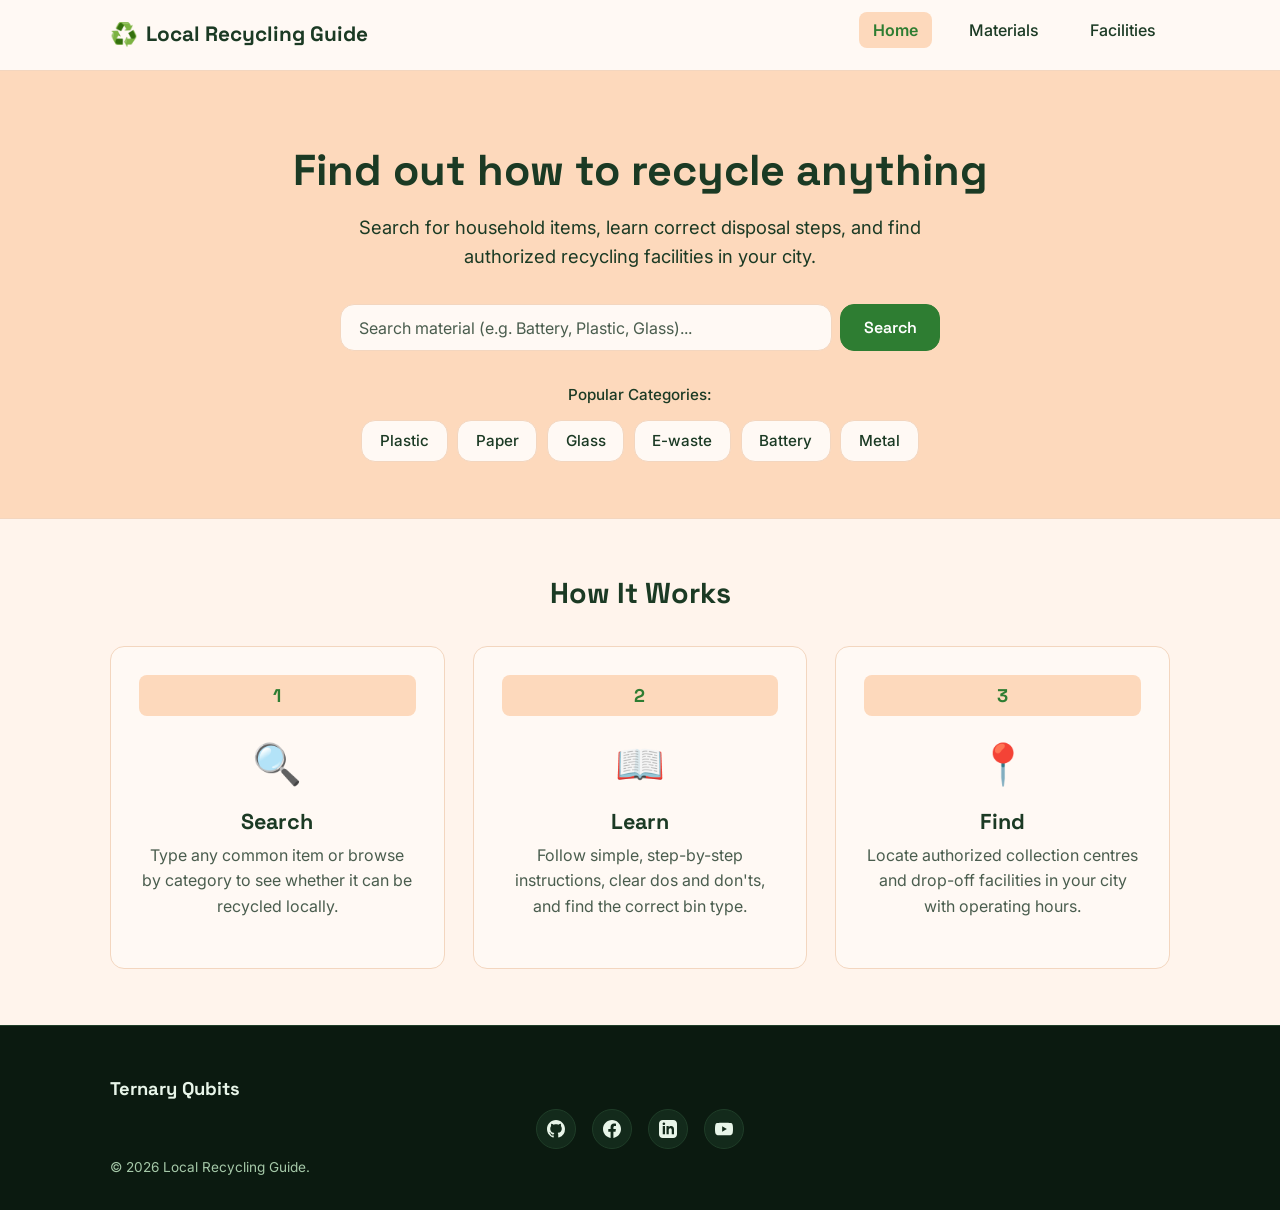
<file: index.html>
<!DOCTYPE html>
<!--
  index.html - Homepage for Local Recycling Guide
  This page introduces the project, provides a prominent search bar with
  dynamic autocomplete, quick-access category shortcuts, and an overview
  of how the recycling guide works.
-->
<html lang="en">
<head>
  <meta charset="UTF-8">
  <meta name="viewport" content="width=device-width, initial-scale=1.0">
  <title>Local Recycling Guide - Home</title>
  <!-- Google Fonts: Space Grotesk & Inter -->
  <link rel="preconnect" href="https://fonts.googleapis.com">
  <link rel="preconnect" href="https://fonts.gstatic.com" crossorigin>
  <link href="https://fonts.googleapis.com/css2?family=Inter:wght@400;500;600&family=Space+Grotesk:wght@500;600;700&display=swap" rel="stylesheet">
  <!-- Favicon -->
  <link rel="icon" type="image/svg+xml" href="favicon.svg">
  <!-- Main Stylesheet -->
  <link rel="stylesheet" href="css/style.css">
</head>
<body>

  <!-- =========================================================================
       Navigation Bar
       ========================================================================= -->
  <header class="navbar">
    <div class="container navbar-container">
      <a href="index.html" class="brand-link">
        <span class="brand-icon">♻️</span>
        <span>Local Recycling Guide</span>
      </a>

      <!-- Mobile Hamburger Button -->
      <button class="hamburger-btn" aria-label="Toggle navigation menu">
        <span></span>
        <span></span>
        <span></span>
      </button>

      <!-- Navigation Links -->
      <nav>
        <ul class="nav-menu">
          <li><a href="index.html" class="nav-link active">Home</a></li>
          <li><a href="materials.html" class="nav-link">Materials</a></li>
          <li><a href="facilities.html" class="nav-link">Facilities</a></li>
        </ul>
      </nav>
    </div>
  </header>

  <!-- =========================================================================
       Main Content Area
       ========================================================================= -->
  <main>

    <!-- Hero Section -->
    <section class="hero reveal">
      <div class="container">
        <h1>Find out how to recycle anything</h1>
        <p>
          Search for household items, learn correct disposal steps, and find 
          authorized recycling facilities in your city.
        </p>

        <!-- Search Form with Dropdown Autocomplete -->
        <div class="search-wrapper">
          <form class="search-form" action="materials.html" method="GET">
            <input 
              type="text" 
              name="q" 
              class="search-input" 
              placeholder="Search material (e.g. Battery, Plastic, Glass)..." 
              autocomplete="off"
              required
            >
            <button type="submit" class="btn">Search</button>
          </form>
          <!-- Suggestions Dropdown populated by main.js -->
          <ul class="search-suggestions"></ul>
        </div>

        <!-- Quick Category Shortcuts -->
        <div class="quick-categories">
          <span class="quick-categories-label">Popular Categories:</span>
          <div class="category-tags">
            <a href="materials.html?q=Plastic" class="category-tag">Plastic</a>
            <a href="materials.html?q=Paper" class="category-tag">Paper</a>
            <a href="materials.html?q=Glass" class="category-tag">Glass</a>
            <a href="materials.html?q=E-waste" class="category-tag">E-waste</a>
            <a href="materials.html?q=Battery" class="category-tag">Battery</a>
            <a href="materials.html?q=Metal" class="category-tag">Metal</a>
          </div>
        </div>

      </div>
    </section>

    <!-- How It Works Section -->
    <section class="section">
      <div class="container">
        <h2 class="section-title reveal">How It Works</h2>
        <div class="card-grid-three">

          <!-- Card 1: Search -->
          <div class="card reveal text-center">
            <div class="step-number">1</div>
            <div class="card-icon">🔍</div>
            <h3 class="card-title">Search</h3>
            <p class="card-text">
              Type any common item or browse by category to see whether it can be recycled locally.
            </p>
          </div>

          <!-- Card 2: Learn -->
          <div class="card reveal text-center">
            <div class="step-number">2</div>
            <div class="card-icon">📖</div>
            <h3 class="card-title">Learn</h3>
            <p class="card-text">
              Follow simple, step-by-step instructions, clear dos and don'ts, and find the correct bin type.
            </p>
          </div>

          <!-- Card 3: Find -->
          <div class="card reveal text-center">
            <div class="step-number">3</div>
            <div class="card-icon">📍</div>
            <h3 class="card-title">Find</h3>
            <p class="card-text">
              Locate authorized collection centres and drop-off facilities in your city with operating hours.
            </p>
          </div>

        </div>
      </div>
    </section>

  </main>

  <!-- =========================================================================
       Footer
       ========================================================================= -->
  <footer class="footer">
    <div class="container">
      <p class="footer-team">Ternary Qubits</p>

      <!-- Social Media Icons (Order: GitHub, Facebook, LinkedIn, YouTube) -->
      <ul class="social-links">
        <!-- GitHub -->
        <li>
          <a href="#" class="social-icon-link" target="_blank" rel="noopener" aria-label="GitHub">
            <svg viewBox="0 0 24 24">
              <path d="M12 0C5.37 0 0 5.37 0 12c0 5.31 3.435 9.795 8.205 11.385.6.105.825-.255.825-.57 0-.285-.015-1.23-.015-2.235-3.015.555-3.795-.735-4.035-1.41-.135-.345-.72-1.41-1.23-1.695-.42-.225-1.02-.78-.015-.795.945-.015 1.62.87 1.845 1.23 1.08 1.815 2.805 1.305 3.495.99.105-.78.42-1.305.765-1.605-2.67-.3-5.46-1.335-5.46-5.925 0-1.305.465-2.385 1.23-3.225-.12-.3-.54-1.53.12-3.18 0 0 1.005-.315 3.3 1.23.96-.27 1.98-.405 3-.405s2.04.135 3 .405c2.295-1.56 3.3-1.23 3.3-1.23.66 1.65.24 2.88.12 3.18.765.84 1.23 1.905 1.23 3.225 0 4.605-2.805 5.625-5.475 5.925.435.375.81 1.095.81 2.22 0 1.605-.015 2.895-.015 3.3 0 .315.225.69.825.57A12.02 12.02 0 0024 12c0-6.63-5.37-12-12-12z"/>
            </svg>
          </a>
        </li>
        <!-- Facebook -->
        <li>
          <a href="#" class="social-icon-link" target="_blank" rel="noopener" aria-label="Facebook">
            <svg viewBox="0 0 24 24">
              <path d="M24 12.073c0-6.627-5.373-12-12-12s-12 5.373-12 12c0 5.99 4.388 10.954 10.125 11.854v-8.385H7.078v-3.47h3.047V9.43c0-3.007 1.792-4.669 4.533-4.669 1.312 0 2.686.235 2.686.235v2.953H15.83c-1.491 0-1.956.925-1.956 1.874v2.25h3.328l-.532 3.47h-2.796v8.385C19.612 23.027 24 18.062 24 12.073z"/>
            </svg>
          </a>
        </li>
        <!-- LinkedIn -->
        <li>
          <a href="#" class="social-icon-link" target="_blank" rel="noopener" aria-label="LinkedIn">
            <svg viewBox="0 0 24 24">
              <path d="M19 0h-14c-2.761 0-5 2.239-5 5v14c0 2.761 2.239 5 5 5h14c2.762 0 5-2.239 5-5v-14c0-2.761-2.238-5-5-5zm-11 19h-3v-11h3v11zm-1.5-12.268c-.966 0-1.75-.79-1.75-1.764s.784-1.764 1.75-1.764 1.75.79 1.75 1.764-.783 1.764-1.75 1.764zm13.5 12.268h-3v-5.604c0-3.368-4-3.113-4 0v5.604h-3v-11h3v1.765c1.396-2.586 7-2.777 7 2.476v6.759z"/>
            </svg>
          </a>
        </li>
        <!-- YouTube -->
        <li>
          <a href="#" class="social-icon-link" target="_blank" rel="noopener" aria-label="YouTube">
            <svg viewBox="0 0 24 24">
              <path d="M23.498 6.186a3.016 3.016 0 0 0-2.122-2.136C19.505 3.545 12 3.545 12 3.545s-7.505 0-9.377.505A3.017 3.017 0 0 0 .502 6.186C0 8.07 0 12 0 12s0 3.93.502 5.814a3.016 3.016 0 0 0 2.122 2.136c1.871.505 9.376.505 9.376.505s7.505 0 9.377-.505a3.015 3.015 0 0 0 2.122-2.136C24 15.93 24 12 24 12s0-3.93-.502-5.814zM9.545 15.568V8.432L15.818 12l-6.273 3.568z"/>
            </svg>
          </a>
        </li>
      </ul>

      <p class="footer-copy">© 2026 Local Recycling Guide.</p>
    </div>
  </footer>

  <!-- Scripts -->
  <script src="js/main.js"></script>
</body>
</html>
</file>
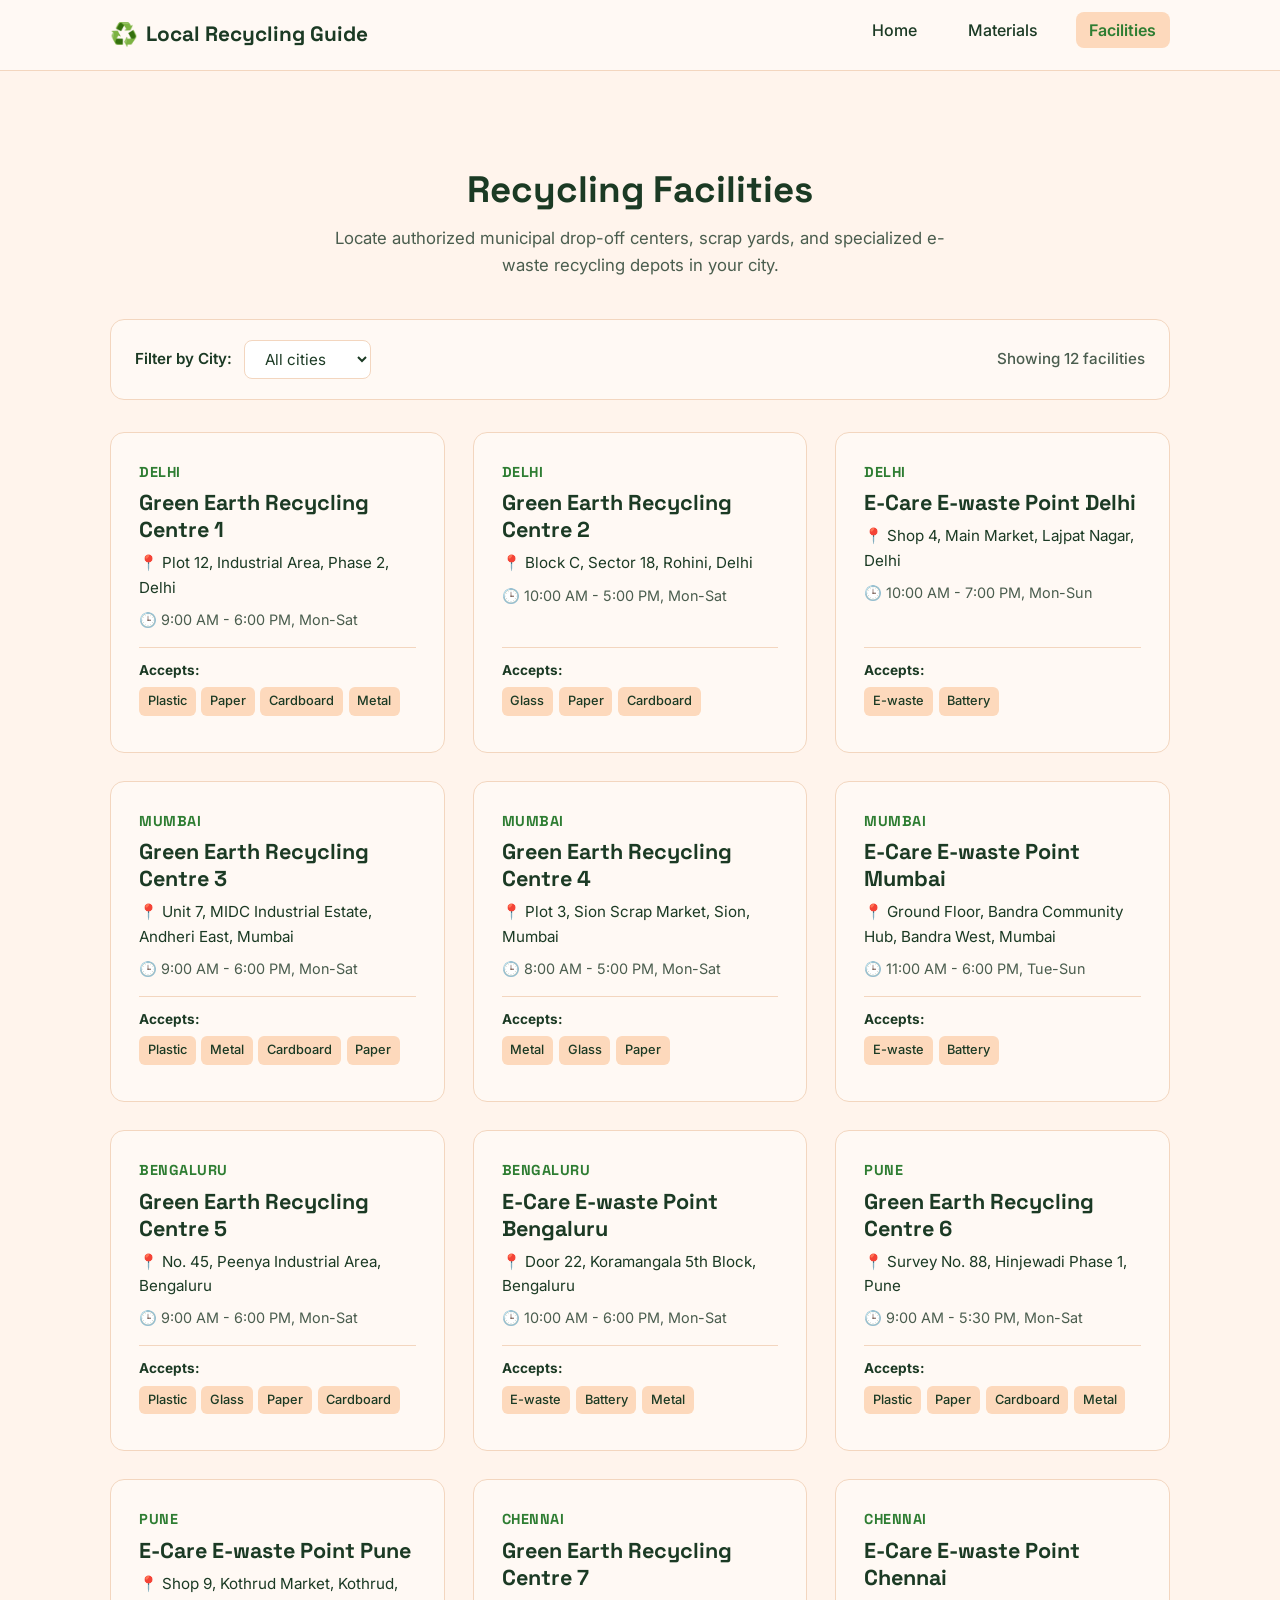
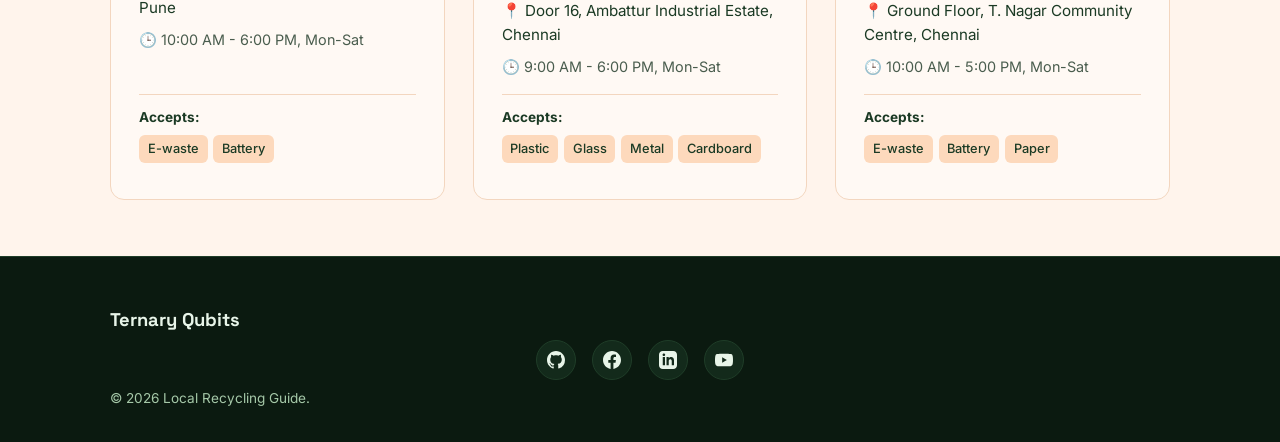
<file: facilities.html>
<!DOCTYPE html>
<!--
  facilities.html - Recycling Facilities Directory Page
  Lists authorized recycling centers across multiple cities with instant
  city-based dropdown filtering and dynamic facility counts.
-->
<html lang="en">
<head>
  <meta charset="UTF-8">
  <meta name="viewport" content="width=device-width, initial-scale=1.0">
  <title>Local Recycling Guide - Facilities</title>
  <!-- Google Fonts: Space Grotesk & Inter -->
  <link rel="preconnect" href="https://fonts.googleapis.com">
  <link rel="preconnect" href="https://fonts.gstatic.com" crossorigin>
  <link href="https://fonts.googleapis.com/css2?family=Inter:wght@400;500;600&family=Space+Grotesk:wght@500;600;700&display=swap" rel="stylesheet">
  <!-- Favicon -->
  <link rel="icon" type="image/svg+xml" href="favicon.svg">
  <!-- Main Stylesheet -->
  <link rel="stylesheet" href="css/style.css">
</head>
<body>

  <!-- =========================================================================
       Navigation Bar
       ========================================================================= -->
  <header class="navbar">
    <div class="container navbar-container">
      <a href="index.html" class="brand-link">
        <span class="brand-icon">♻️</span>
        <span>Local Recycling Guide</span>
      </a>

      <!-- Mobile Hamburger Button -->
      <button class="hamburger-btn" aria-label="Toggle navigation menu">
        <span></span>
        <span></span>
        <span></span>
      </button>

      <!-- Navigation Links -->
      <nav>
        <ul class="nav-menu">
          <li><a href="index.html" class="nav-link">Home</a></li>
          <li><a href="materials.html" class="nav-link">Materials</a></li>
          <li><a href="facilities.html" class="nav-link active">Facilities</a></li>
        </ul>
      </nav>
    </div>
  </header>

  <!-- =========================================================================
       Main Content Area
       ========================================================================= -->
  <main>
    <section class="section">
      <div class="container">

        <!-- Page Header -->
        <div class="page-header reveal">
          <h1>Recycling Facilities</h1>
          <p>
            Locate authorized municipal drop-off centers, scrap yards, and specialized
            e-waste recycling depots in your city.
          </p>
        </div>

        <!-- Filter Bar with City Select & Result Counter -->
        <div class="filter-bar reveal">
          <div class="filter-group">
            <label for="city-filter" class="filter-label">Filter by City:</label>
            <select id="city-filter" class="filter-select">
              <option value="All">All cities</option>
              <!-- Options populated dynamically by facilities.js -->
            </select>
          </div>
          <div id="facility-count" class="result-count">
            Loading facilities...
          </div>
        </div>

        <!-- Dynamic Facilities Grid (populated by js/facilities.js) -->
        <div id="facilities-container"></div>

      </div>
    </section>
  </main>

  <!-- =========================================================================
       Footer
       ========================================================================= -->
  <footer class="footer">
    <div class="container">
      <p class="footer-team">Ternary Qubits</p>

      <!-- Social Media Icons (Order: GitHub, Facebook, LinkedIn, YouTube) -->
      <ul class="social-links">
        <!-- GitHub -->
        <li>
          <a href="#" class="social-icon-link" target="_blank" rel="noopener" aria-label="GitHub">
            <svg viewBox="0 0 24 24">
              <path d="M12 0C5.37 0 0 5.37 0 12c0 5.31 3.435 9.795 8.205 11.385.6.105.825-.255.825-.57 0-.285-.015-1.23-.015-2.235-3.015.555-3.795-.735-4.035-1.41-.135-.345-.72-1.41-1.23-1.695-.42-.225-1.02-.78-.015-.795.945-.015 1.62.87 1.845 1.23 1.08 1.815 2.805 1.305 3.495.99.105-.78.42-1.305.765-1.605-2.67-.3-5.46-1.335-5.46-5.925 0-1.305.465-2.385 1.23-3.225-.12-.3-.54-1.53.12-3.18 0 0 1.005-.315 3.3 1.23.96-.27 1.98-.405 3-.405s2.04.135 3 .405c2.295-1.56 3.3-1.23 3.3-1.23.66 1.65.24 2.88.12 3.18.765.84 1.23 1.905 1.23 3.225 0 4.605-2.805 5.625-5.475 5.925.435.375.81 1.095.81 2.22 0 1.605-.015 2.895-.015 3.3 0 .315.225.69.825.57A12.02 12.02 0 0024 12c0-6.63-5.37-12-12-12z"/>
            </svg>
          </a>
        </li>
        <!-- Facebook -->
        <li>
          <a href="#" class="social-icon-link" target="_blank" rel="noopener" aria-label="Facebook">
            <svg viewBox="0 0 24 24">
              <path d="M24 12.073c0-6.627-5.373-12-12-12s-12 5.373-12 12c0 5.99 4.388 10.954 10.125 11.854v-8.385H7.078v-3.47h3.047V9.43c0-3.007 1.792-4.669 4.533-4.669 1.312 0 2.686.235 2.686.235v2.953H15.83c-1.491 0-1.956.925-1.956 1.874v2.25h3.328l-.532 3.47h-2.796v8.385C19.612 23.027 24 18.062 24 12.073z"/>
            </svg>
          </a>
        </li>
        <!-- LinkedIn -->
        <li>
          <a href="#" class="social-icon-link" target="_blank" rel="noopener" aria-label="LinkedIn">
            <svg viewBox="0 0 24 24">
              <path d="M19 0h-14c-2.761 0-5 2.239-5 5v14c0 2.761 2.239 5 5 5h14c2.762 0 5-2.239 5-5v-14c0-2.761-2.238-5-5-5zm-11 19h-3v-11h3v11zm-1.5-12.268c-.966 0-1.75-.79-1.75-1.764s.784-1.764 1.75-1.764 1.75.79 1.75 1.764-.783 1.764-1.75 1.764zm13.5 12.268h-3v-5.604c0-3.368-4-3.113-4 0v5.604h-3v-11h3v1.765c1.396-2.586 7-2.777 7 2.476v6.759z"/>
            </svg>
          </a>
        </li>
        <!-- YouTube -->
        <li>
          <a href="#" class="social-icon-link" target="_blank" rel="noopener" aria-label="YouTube">
            <svg viewBox="0 0 24 24">
              <path d="M23.498 6.186a3.016 3.016 0 0 0-2.122-2.136C19.505 3.545 12 3.545 12 3.545s-7.505 0-9.377.505A3.017 3.017 0 0 0 .502 6.186C0 8.07 0 12 0 12s0 3.93.502 5.814a3.016 3.016 0 0 0 2.122 2.136c1.871.505 9.376.505 9.376.505s7.505 0 9.377-.505a3.015 3.015 0 0 0 2.122-2.136C24 15.93 24 12 24 12s0-3.93-.502-5.814zM9.545 15.568V8.432L15.818 12l-6.273 3.568z"/>
            </svg>
          </a>
        </li>
      </ul>

      <p class="footer-copy">© 2026 Local Recycling Guide.</p>
    </div>
  </footer>

  <!-- Scripts -->
  <script src="js/main.js"></script>
  <script src="js/facilities.js"></script>
</body>
</html>
</file>
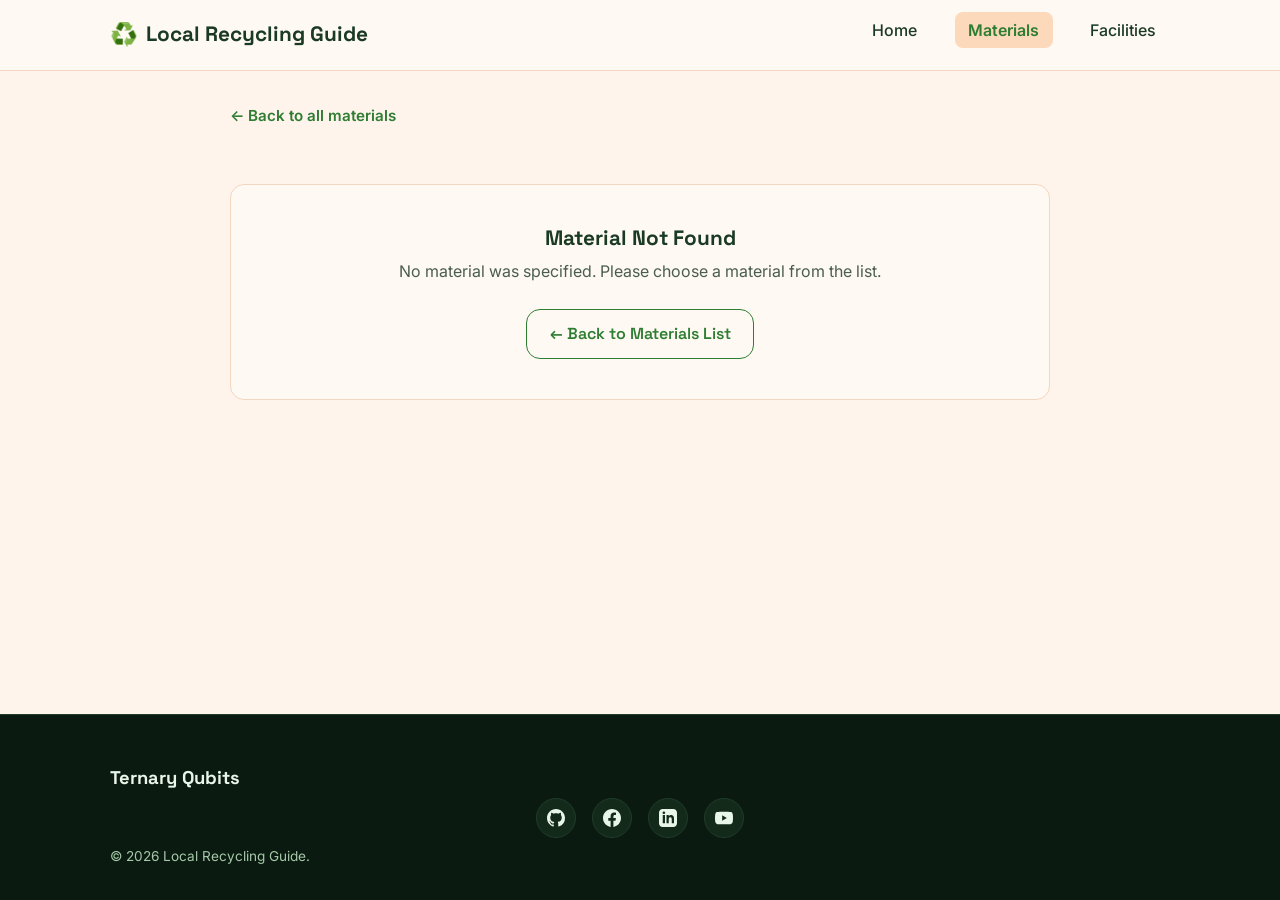
<file: material.html>
<!DOCTYPE html>
<!--
  material.html - Detailed Material Disposal Guide
  Displays comprehensive recycling information for a selected material item:
  icon, bin categorization, numbered disposal steps, Dos and Don'ts, and
  referral links to recycling facilities.
-->
<html lang="en">
<head>
  <meta charset="UTF-8">
  <meta name="viewport" content="width=device-width, initial-scale=1.0">
  <title>Local Recycling Guide - Material Details</title>
  <!-- Google Fonts: Space Grotesk & Inter -->
  <link rel="preconnect" href="https://fonts.googleapis.com">
  <link rel="preconnect" href="https://fonts.gstatic.com" crossorigin>
  <link href="https://fonts.googleapis.com/css2?family=Inter:wght@400;500;600&family=Space+Grotesk:wght@500;600;700&display=swap" rel="stylesheet">
  <!-- Favicon -->
  <link rel="icon" type="image/svg+xml" href="favicon.svg">
  <!-- Main Stylesheet -->
  <link rel="stylesheet" href="css/style.css">
</head>
<body>

  <!-- =========================================================================
       Navigation Bar
       ========================================================================= -->
  <header class="navbar">
    <div class="container navbar-container">
      <a href="index.html" class="brand-link">
        <span class="brand-icon">♻️</span>
        <span>Local Recycling Guide</span>
      </a>

      <!-- Mobile Hamburger Button -->
      <button class="hamburger-btn" aria-label="Toggle navigation menu">
        <span></span>
        <span></span>
        <span></span>
      </button>

      <!-- Navigation Links -->
      <nav>
        <ul class="nav-menu">
          <li><a href="index.html" class="nav-link">Home</a></li>
          <li><a href="materials.html" class="nav-link active">Materials</a></li>
          <li><a href="facilities.html" class="nav-link">Facilities</a></li>
        </ul>
      </nav>
    </div>
  </header>

  <!-- =========================================================================
       Main Content Area
       ========================================================================= -->
  <main>
    <div class="container">
      <div class="material-detail-container">

        <!-- Navigation back to results list -->
        <a href="materials.html" class="back-link">&larr; Back to all materials</a>

        <!-- Dynamic Detail Container (populated by js/material-detail.js) -->
        <div id="material-detail-content">
          <p class="text-center">Loading material details...</p>
        </div>

      </div>
    </div>
  </main>

  <!-- =========================================================================
       Footer
       ========================================================================= -->
  <footer class="footer">
    <div class="container">
      <p class="footer-team">Ternary Qubits</p>

      <!-- Social Media Icons (Order: GitHub, Facebook, LinkedIn, YouTube) -->
      <ul class="social-links">
        <!-- GitHub -->
        <li>
          <a href="#" class="social-icon-link" target="_blank" rel="noopener" aria-label="GitHub">
            <svg viewBox="0 0 24 24">
              <path d="M12 0C5.37 0 0 5.37 0 12c0 5.31 3.435 9.795 8.205 11.385.6.105.825-.255.825-.57 0-.285-.015-1.23-.015-2.235-3.015.555-3.795-.735-4.035-1.41-.135-.345-.72-1.41-1.23-1.695-.42-.225-1.02-.78-.015-.795.945-.015 1.62.87 1.845 1.23 1.08 1.815 2.805 1.305 3.495.99.105-.78.42-1.305.765-1.605-2.67-.3-5.46-1.335-5.46-5.925 0-1.305.465-2.385 1.23-3.225-.12-.3-.54-1.53.12-3.18 0 0 1.005-.315 3.3 1.23.96-.27 1.98-.405 3-.405s2.04.135 3 .405c2.295-1.56 3.3-1.23 3.3-1.23.66 1.65.24 2.88.12 3.18.765.84 1.23 1.905 1.23 3.225 0 4.605-2.805 5.625-5.475 5.925.435.375.81 1.095.81 2.22 0 1.605-.015 2.895-.015 3.3 0 .315.225.69.825.57A12.02 12.02 0 0024 12c0-6.63-5.37-12-12-12z"/>
            </svg>
          </a>
        </li>
        <!-- Facebook -->
        <li>
          <a href="#" class="social-icon-link" target="_blank" rel="noopener" aria-label="Facebook">
            <svg viewBox="0 0 24 24">
              <path d="M24 12.073c0-6.627-5.373-12-12-12s-12 5.373-12 12c0 5.99 4.388 10.954 10.125 11.854v-8.385H7.078v-3.47h3.047V9.43c0-3.007 1.792-4.669 4.533-4.669 1.312 0 2.686.235 2.686.235v2.953H15.83c-1.491 0-1.956.925-1.956 1.874v2.25h3.328l-.532 3.47h-2.796v8.385C19.612 23.027 24 18.062 24 12.073z"/>
            </svg>
          </a>
        </li>
        <!-- LinkedIn -->
        <li>
          <a href="#" class="social-icon-link" target="_blank" rel="noopener" aria-label="LinkedIn">
            <svg viewBox="0 0 24 24">
              <path d="M19 0h-14c-2.761 0-5 2.239-5 5v14c0 2.761 2.239 5 5 5h14c2.762 0 5-2.239 5-5v-14c0-2.761-2.238-5-5-5zm-11 19h-3v-11h3v11zm-1.5-12.268c-.966 0-1.75-.79-1.75-1.764s.784-1.764 1.75-1.764 1.75.79 1.75 1.764-.783 1.764-1.75 1.764zm13.5 12.268h-3v-5.604c0-3.368-4-3.113-4 0v5.604h-3v-11h3v1.765c1.396-2.586 7-2.777 7 2.476v6.759z"/>
            </svg>
          </a>
        </li>
        <!-- YouTube -->
        <li>
          <a href="#" class="social-icon-link" target="_blank" rel="noopener" aria-label="YouTube">
            <svg viewBox="0 0 24 24">
              <path d="M23.498 6.186a3.016 3.016 0 0 0-2.122-2.136C19.505 3.545 12 3.545 12 3.545s-7.505 0-9.377.505A3.017 3.017 0 0 0 .502 6.186C0 8.07 0 12 0 12s0 3.93.502 5.814a3.016 3.016 0 0 0 2.122 2.136c1.871.505 9.376.505 9.376.505s7.505 0 9.377-.505a3.015 3.015 0 0 0 2.122-2.136C24 15.93 24 12 24 12s0-3.93-.502-5.814zM9.545 15.568V8.432L15.818 12l-6.273 3.568z"/>
            </svg>
          </a>
        </li>
      </ul>

      <p class="footer-copy">© 2026 Local Recycling Guide.</p>
    </div>
  </footer>

  <!-- Scripts -->
  <script src="js/main.js"></script>
  <script src="js/material-detail.js"></script>
</body>
</html>
</file>
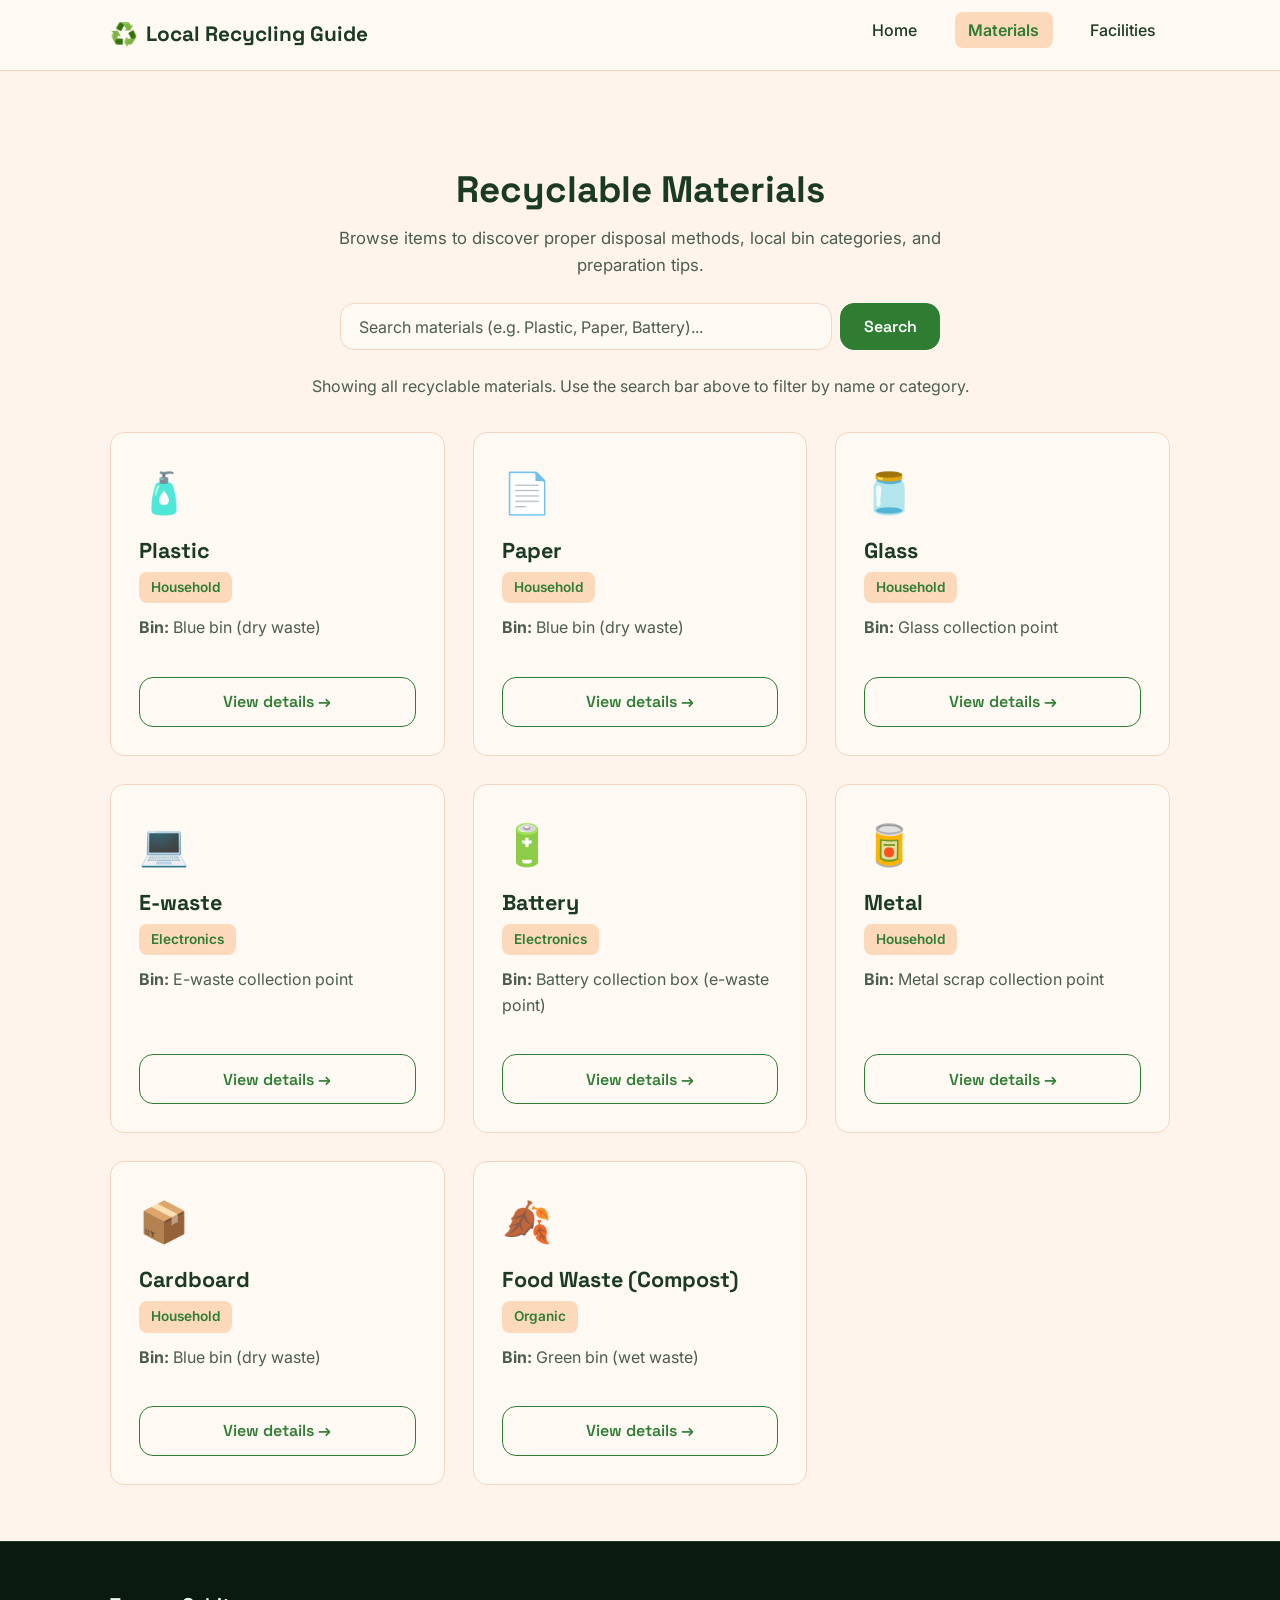
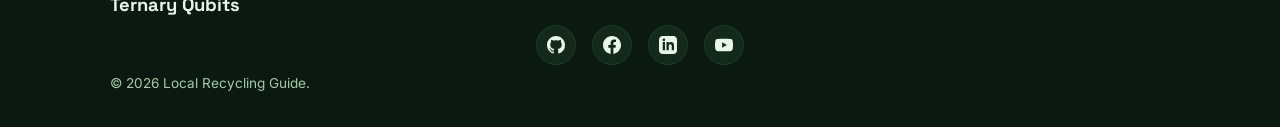
<file: materials.html>
<!DOCTYPE html>
<!--
  materials.html - Materials Search & Directory Page
  Allows users to search and filter recyclable materials by keyword or category,
  displaying matching cards with icons, bin types, and links to detailed instructions.
-->
<html lang="en">
<head>
  <meta charset="UTF-8">
  <meta name="viewport" content="width=device-width, initial-scale=1.0">
  <title>Local Recycling Guide - Materials</title>
  <!-- Google Fonts: Space Grotesk & Inter -->
  <link rel="preconnect" href="https://fonts.googleapis.com">
  <link rel="preconnect" href="https://fonts.gstatic.com" crossorigin>
  <link href="https://fonts.googleapis.com/css2?family=Inter:wght@400;500;600&family=Space+Grotesk:wght@500;600;700&display=swap" rel="stylesheet">
  <!-- Favicon -->
  <link rel="icon" type="image/svg+xml" href="favicon.svg">
  <!-- Main Stylesheet -->
  <link rel="stylesheet" href="css/style.css">
</head>
<body>

  <!-- =========================================================================
       Navigation Bar
       ========================================================================= -->
  <header class="navbar">
    <div class="container navbar-container">
      <a href="index.html" class="brand-link">
        <span class="brand-icon">♻️</span>
        <span>Local Recycling Guide</span>
      </a>

      <!-- Mobile Hamburger Button -->
      <button class="hamburger-btn" aria-label="Toggle navigation menu">
        <span></span>
        <span></span>
        <span></span>
      </button>

      <!-- Navigation Links -->
      <nav>
        <ul class="nav-menu">
          <li><a href="index.html" class="nav-link">Home</a></li>
          <li><a href="materials.html" class="nav-link active">Materials</a></li>
          <li><a href="facilities.html" class="nav-link">Facilities</a></li>
        </ul>
      </nav>
    </div>
  </header>

  <!-- =========================================================================
       Main Content Area
       ========================================================================= -->
  <main>
    <section class="section">
      <div class="container">

        <!-- Page Header -->
        <div class="page-header reveal">
          <h1>Recyclable Materials</h1>
          <p>
            Browse items to discover proper disposal methods, local bin categories,
            and preparation tips.
          </p>

          <!-- Search Bar with Autocomplete Suggestions -->
          <div class="search-wrapper" style="margin-top: 1.5rem;">
            <form class="search-form" action="materials.html" method="GET">
              <input 
                type="text" 
                name="q" 
                id="materials-search-input"
                class="search-input" 
                placeholder="Search materials (e.g. Plastic, Paper, Battery)..." 
                autocomplete="off"
              >
              <button type="submit" class="btn">Search</button>
            </form>
            <ul class="search-suggestions"></ul>
          </div>
        </div>

        <!-- Query notice / status area -->
        <div id="query-notice" class="text-center" style="margin-bottom: 2rem;"></div>

        <!-- Dynamic Materials Container (populated by js/materials.js) -->
        <div id="materials-container"></div>

      </div>
    </section>
  </main>

  <!-- =========================================================================
       Footer
       ========================================================================= -->
  <footer class="footer">
    <div class="container">
      <p class="footer-team">Ternary Qubits</p>

      <!-- Social Media Icons (Order: GitHub, Facebook, LinkedIn, YouTube) -->
      <ul class="social-links">
        <!-- GitHub -->
        <li>
          <a href="#" class="social-icon-link" target="_blank" rel="noopener" aria-label="GitHub">
            <svg viewBox="0 0 24 24">
              <path d="M12 0C5.37 0 0 5.37 0 12c0 5.31 3.435 9.795 8.205 11.385.6.105.825-.255.825-.57 0-.285-.015-1.23-.015-2.235-3.015.555-3.795-.735-4.035-1.41-.135-.345-.72-1.41-1.23-1.695-.42-.225-1.02-.78-.015-.795.945-.015 1.62.87 1.845 1.23 1.08 1.815 2.805 1.305 3.495.99.105-.78.42-1.305.765-1.605-2.67-.3-5.46-1.335-5.46-5.925 0-1.305.465-2.385 1.23-3.225-.12-.3-.54-1.53.12-3.18 0 0 1.005-.315 3.3 1.23.96-.27 1.98-.405 3-.405s2.04.135 3 .405c2.295-1.56 3.3-1.23 3.3-1.23.66 1.65.24 2.88.12 3.18.765.84 1.23 1.905 1.23 3.225 0 4.605-2.805 5.625-5.475 5.925.435.375.81 1.095.81 2.22 0 1.605-.015 2.895-.015 3.3 0 .315.225.69.825.57A12.02 12.02 0 0024 12c0-6.63-5.37-12-12-12z"/>
            </svg>
          </a>
        </li>
        <!-- Facebook -->
        <li>
          <a href="#" class="social-icon-link" target="_blank" rel="noopener" aria-label="Facebook">
            <svg viewBox="0 0 24 24">
              <path d="M24 12.073c0-6.627-5.373-12-12-12s-12 5.373-12 12c0 5.99 4.388 10.954 10.125 11.854v-8.385H7.078v-3.47h3.047V9.43c0-3.007 1.792-4.669 4.533-4.669 1.312 0 2.686.235 2.686.235v2.953H15.83c-1.491 0-1.956.925-1.956 1.874v2.25h3.328l-.532 3.47h-2.796v8.385C19.612 23.027 24 18.062 24 12.073z"/>
            </svg>
          </a>
        </li>
        <!-- LinkedIn -->
        <li>
          <a href="#" class="social-icon-link" target="_blank" rel="noopener" aria-label="LinkedIn">
            <svg viewBox="0 0 24 24">
              <path d="M19 0h-14c-2.761 0-5 2.239-5 5v14c0 2.761 2.239 5 5 5h14c2.762 0 5-2.239 5-5v-14c0-2.761-2.238-5-5-5zm-11 19h-3v-11h3v11zm-1.5-12.268c-.966 0-1.75-.79-1.75-1.764s.784-1.764 1.75-1.764 1.75.79 1.75 1.764-.783 1.764-1.75 1.764zm13.5 12.268h-3v-5.604c0-3.368-4-3.113-4 0v5.604h-3v-11h3v1.765c1.396-2.586 7-2.777 7 2.476v6.759z"/>
            </svg>
          </a>
        </li>
        <!-- YouTube -->
        <li>
          <a href="#" class="social-icon-link" target="_blank" rel="noopener" aria-label="YouTube">
            <svg viewBox="0 0 24 24">
              <path d="M23.498 6.186a3.016 3.016 0 0 0-2.122-2.136C19.505 3.545 12 3.545 12 3.545s-7.505 0-9.377.505A3.017 3.017 0 0 0 .502 6.186C0 8.07 0 12 0 12s0 3.93.502 5.814a3.016 3.016 0 0 0 2.122 2.136c1.871.505 9.376.505 9.376.505s7.505 0 9.377-.505a3.015 3.015 0 0 0 2.122-2.136C24 15.93 24 12 24 12s0-3.93-.502-5.814zM9.545 15.568V8.432L15.818 12l-6.273 3.568z"/>
            </svg>
          </a>
        </li>
      </ul>

      <p class="footer-copy">© 2026 Local Recycling Guide.</p>
    </div>
  </footer>

  <!-- Scripts -->
  <script src="js/main.js"></script>
  <script src="js/materials.js"></script>
</body>
</html>
</file>
<file: css/style.css>
/* ==========================================================================
   style.css - Main stylesheet for Local Recycling Guide
   Classic Light Theme matching presentation colors with Space Grotesk & Inter fonts.
   ========================================================================== */

/* Google Fonts Import */
@import url("https://fonts.googleapis.com/css2?family=Inter:wght@400;500;600&family=Space+Grotesk:wght@500;600;700&display=swap");

/* --------------------------------------------------------------------------
   1. CSS Variables (:root)
   Light palette matching presentation with solid colors only.
   -------------------------------------------------------------------------- */
:root {
  /* Page background (cream) */
  --bg-main: #FFF4EC;
  /* Hero & highlight background (peach) */
  --bg-hero: #FDD9BC;
  /* Cards surface */
  --surface: #FFF9F4;
  /* Border */
  --border: #F3D6BF;
  /* Main text (dark green) */
  --text-main: #1B3A24;
  /* Muted text */
  --text-muted: #4A5D4E;
  /* Primary green (buttons, links, numbers) */
  --primary: #2E7D32;
  /* Hover green */
  --primary-light: #4CAF50;
  /* Do-not color (for warning / don't items) */
  --do-not: #C62828;

  /* Footer and dark sections only */
  --dark-bg: #0B1A10;
  --dark-text: #E8F5E9;
  --dark-muted: #A5C8A8;
  --footer-bg: #0B1A10;

  /* Typography: Space Grotesk for headings, Inter for body */
  --font-heading: "Space Grotesk", Arial, sans-serif;
  --font-body: "Inter", Arial, sans-serif;

  /* Card and container corners (12-16px) */
  --radius: 14px;
  --transition-speed: 0.25s;
}

/* --------------------------------------------------------------------------
   2. Reset & Base Styles
   -------------------------------------------------------------------------- */
* {
  margin: 0;
  padding: 0;
  box-sizing: border-box;
}

html {
  font-size: 16px;
  scroll-behavior: smooth;
}

body {
  background-color: var(--bg-main);
  color: var(--text-main);
  font-family: var(--font-body);
  line-height: 1.6;
  min-height: 100vh;
  display: flex;
  flex-direction: column;
}

main {
  flex: 1 0 auto;
}

h1, h2, h3, h4 {
  font-family: var(--font-heading);
  color: var(--text-main);
  line-height: 1.25;
  margin-bottom: 0.75rem;
  font-weight: 700;
}

h1 {
  font-size: 2.3rem;
}

h2 {
  font-size: 1.8rem;
}

h3 {
  font-size: 1.3rem;
}

p {
  color: var(--text-muted);
  margin-bottom: 1rem;
}

a {
  color: var(--primary);
  text-decoration: none;
  transition: color var(--transition-speed) ease;
}

a:hover, a:focus {
  color: var(--primary-light);
}

ul, ol {
  padding-left: 1.25rem;
  margin-bottom: 1rem;
}

li {
  margin-bottom: 0.5rem;
}

.container {
  width: 100%;
  max-width: 1100px;
  margin-left: auto;
  margin-right: auto;
  padding-left: 1.25rem;
  padding-right: 1.25rem;
}

.text-center {
  text-align: center;
}

.page-header {
  padding: 2.5rem 0 1.5rem;
  text-align: center;
}

.page-header p {
  max-width: 650px;
  margin-left: auto;
  margin-right: auto;
  font-size: 1.05rem;
}

/* --------------------------------------------------------------------------
   3. Navbar
   -------------------------------------------------------------------------- */
.navbar {
  background-color: var(--surface);
  border-bottom: 1px solid var(--border);
  position: sticky;
  top: 0;
  z-index: 100;
}

.navbar-container {
  display: flex;
  justify-content: space-between;
  align-items: center;
  height: 70px;
}

.brand-link {
  display: flex;
  align-items: center;
  gap: 0.5rem;
  color: var(--text-main);
  font-family: var(--font-heading);
  font-size: 1.3rem;
  font-weight: 700;
}

.brand-link:hover {
  color: var(--primary);
}

.brand-icon {
  font-size: 1.4rem;
}

.nav-menu {
  display: flex;
  list-style: none;
  gap: 1.5rem;
  margin: 0;
  padding: 0;
}

.nav-link {
  color: var(--text-main);
  font-weight: 500;
  padding: 0.5rem 0.85rem;
  border-radius: 8px;
  transition: color var(--transition-speed) ease, background-color var(--transition-speed) ease;
}

.nav-link:hover {
  color: var(--primary);
  background-color: var(--bg-hero);
}

.nav-link.active {
  color: var(--primary);
  background-color: var(--bg-hero);
  font-weight: 600;
}

/* Mobile Hamburger Button */
.hamburger-btn {
  display: none;
  background: transparent;
  border: 1px solid var(--border);
  border-radius: 8px;
  cursor: pointer;
  padding: 0.5rem;
  width: 42px;
  height: 42px;
  flex-direction: column;
  justify-content: space-around;
  align-items: center;
}

.hamburger-btn span {
  display: block;
  width: 24px;
  height: 2px;
  background-color: var(--text-main);
  transition: transform var(--transition-speed) ease, opacity var(--transition-speed) ease;
}

.hamburger-btn.is-active span:nth-child(1) {
  transform: translateY(7px) rotate(45deg);
}
.hamburger-btn.is-active span:nth-child(2) {
  opacity: 0;
}
.hamburger-btn.is-active span:nth-child(3) {
  transform: translateY(-7px) rotate(-45deg);
}

/* --------------------------------------------------------------------------
   4. Buttons & Form Elements
   -------------------------------------------------------------------------- */
.btn {
  display: inline-block;
  background-color: var(--primary);
  color: #FFFFFF;
  font-weight: 600;
  font-family: var(--font-heading);
  font-size: 1rem;
  padding: 0.7rem 1.4rem;
  border: 1px solid var(--primary);
  border-radius: var(--radius);
  cursor: pointer;
  text-align: center;
  transition: background-color var(--transition-speed) ease, border-color var(--transition-speed) ease, color var(--transition-speed) ease;
}

.btn:hover, .btn:focus {
  background-color: var(--primary-light);
  border-color: var(--primary-light);
  color: #FFFFFF;
}

.btn-outline {
  background-color: transparent;
  color: var(--primary);
  border: 1px solid var(--primary);
}

.btn-outline:hover, .btn-outline:focus {
  background-color: var(--bg-hero);
  color: var(--primary);
  border-color: var(--primary);
}

.btn-secondary {
  background-color: var(--surface);
  color: var(--text-main);
  border: 1px solid var(--border);
}

.btn-secondary:hover, .btn-secondary:focus {
  border-color: var(--primary);
  color: var(--primary);
}

/* --------------------------------------------------------------------------
   5. Search Bar & Dropdown Suggestions
   -------------------------------------------------------------------------- */
.search-wrapper {
  position: relative;
  max-width: 600px;
  margin: 0 auto;
}

.search-form {
  display: flex;
  gap: 0.5rem;
  width: 100%;
}

.search-input {
  flex: 1;
  background-color: var(--surface);
  border: 1px solid var(--border);
  color: var(--text-main);
  font-family: var(--font-body);
  font-size: 1rem;
  padding: 0.8rem 1.1rem;
  border-radius: var(--radius);
  outline: none;
  transition: border-color var(--transition-speed) ease, background-color var(--transition-speed) ease;
}

.search-input::placeholder {
  color: var(--text-muted);
}

.search-input:focus {
  border-color: var(--primary);
  background-color: #FFFFFF;
}

.search-suggestions {
  position: absolute;
  top: calc(100% + 6px);
  left: 0;
  right: 0;
  background-color: var(--surface);
  border: 1px solid var(--border);
  border-radius: var(--radius);
  list-style: none;
  padding: 0;
  margin: 0;
  z-index: 50;
  display: none;
  box-shadow: 0 4px 12px rgba(27, 58, 36, 0.08);
}

.search-suggestions.show {
  display: block;
}

.search-suggestion-item {
  padding: 0.75rem 1rem;
  display: flex;
  align-items: center;
  gap: 0.75rem;
  cursor: pointer;
  border-bottom: 1px solid var(--border);
  color: var(--text-main);
  transition: background-color var(--transition-speed) ease, color var(--transition-speed) ease;
}

.search-suggestion-item:last-child {
  border-bottom: none;
}

.search-suggestion-item:hover {
  background-color: var(--bg-hero);
  color: var(--primary);
}

.search-suggestion-item .item-icon {
  font-size: 1.25rem;
}

.search-suggestion-item .item-category {
  margin-left: auto;
  font-size: 0.85rem;
  color: var(--text-muted);
}

/* --------------------------------------------------------------------------
   6. Hero Section (Homepage)
   Matches peach background requested: #FDD9BC
   -------------------------------------------------------------------------- */
.hero {
  background-color: var(--bg-hero);
  border-bottom: 1px solid var(--border);
  padding: 4.5rem 0 3.5rem;
  text-align: center;
}

.hero h1 {
  font-size: 2.7rem;
  margin-bottom: 1rem;
  color: var(--text-main);
}

.hero p {
  font-size: 1.15rem;
  max-width: 620px;
  margin: 0 auto 2rem;
  color: var(--text-main);
}

.quick-categories {
  margin-top: 2rem;
}

.quick-categories-label {
  display: block;
  font-size: 0.95rem;
  color: var(--text-main);
  font-weight: 500;
  margin-bottom: 0.75rem;
}

.category-tags {
  display: flex;
  flex-wrap: wrap;
  justify-content: center;
  gap: 0.6rem;
}

.category-tag {
  background-color: var(--surface);
  color: var(--text-main);
  border: 1px solid var(--border);
  padding: 0.5rem 1.1rem;
  border-radius: var(--radius);
  font-size: 0.95rem;
  font-weight: 500;
  transition: border-color var(--transition-speed) ease, color var(--transition-speed) ease, background-color var(--transition-speed) ease;
}

.category-tag:hover {
  border-color: var(--primary);
  background-color: #FFFFFF;
  color: var(--primary);
}

/* --------------------------------------------------------------------------
   7. Cards & Layout Grids
   Clean classic UI with 12-16px rounded corners, thin borders, generous spacing.
   -------------------------------------------------------------------------- */
.section {
  padding: 3.5rem 0;
}

.section-title {
  text-align: center;
  margin-bottom: 2.2rem;
}

.card-grid {
  display: grid;
  grid-template-columns: repeat(auto-fill, minmax(280px, 1fr));
  gap: 1.75rem;
}

.card-grid-three {
  display: grid;
  grid-template-columns: repeat(auto-fit, minmax(280px, 1fr));
  gap: 1.75rem;
}

.card {
  background-color: var(--surface);
  border: 1px solid var(--border);
  border-radius: var(--radius);
  padding: 1.75rem;
  display: flex;
  flex-direction: column;
  transition: border-color var(--transition-speed) ease;
}

.card:hover {
  border-color: var(--primary);
}

.card-icon {
  font-size: 2.5rem;
  margin-bottom: 0.75rem;
}

.card-title {
  font-size: 1.35rem;
  margin-bottom: 0.5rem;
}

.card-text {
  color: var(--text-muted);
  flex-grow: 1;
  margin-bottom: 1.25rem;
}

/* Stats Row (Home page) */
.stats-grid {
  display: grid;
  grid-template-columns: repeat(auto-fit, minmax(220px, 1fr));
  gap: 1.5rem;
  margin-top: -2rem;
  margin-bottom: 2rem;
  position: relative;
  z-index: 10;
}

.stat-card {
  background-color: var(--surface);
  border: 1px solid var(--border);
  border-radius: var(--radius);
  padding: 1.5rem;
  text-align: center;
}

.stat-number {
  font-family: var(--font-heading);
  font-size: 2.4rem;
  font-weight: 700;
  color: var(--primary);
  line-height: 1.1;
  margin-bottom: 0.25rem;
}

.stat-label {
  font-size: 1rem;
  color: var(--text-main);
  font-weight: 500;
  margin-bottom: 0;
}

/* Step Card (How It Works: 01, 02, 03) */
.step-number {
  display: inline-block;
  background-color: var(--bg-hero);
  color: var(--primary);
  font-family: var(--font-heading);
  font-weight: 700;
  font-size: 1.15rem;
  padding: 0.35rem 0.85rem;
  border-radius: 8px;
  margin-bottom: 1rem;
}

/* Tip Card (Why Recycling Matters) */
.tip-card {
  background-color: var(--surface);
  border: 1px solid var(--border);
  border-left: 4px solid var(--primary);
  border-radius: var(--radius);
  padding: 1.5rem;
}

.tip-card h3 {
  font-size: 1.2rem;
  margin-bottom: 0.4rem;
  color: var(--primary);
}

.tip-card p {
  margin-bottom: 0;
  font-size: 0.95rem;
}

/* Material Card */
.material-card {
  text-align: left;
}

.material-card .card-badge {
  display: inline-block;
  background-color: var(--bg-hero);
  color: var(--primary);
  font-size: 0.85rem;
  font-weight: 600;
  padding: 0.3rem 0.75rem;
  border-radius: 8px;
  margin-bottom: 0.75rem;
  width: fit-content;
}

.material-card .card-footer {
  margin-top: auto;
  padding-top: 1rem;
}

/* Facility Card */
.facility-card {
  text-align: left;
}

.facility-city {
  color: var(--primary);
  font-family: var(--font-heading);
  font-size: 0.9rem;
  font-weight: 700;
  text-transform: uppercase;
  letter-spacing: 0.5px;
  margin-bottom: 0.35rem;
}

.facility-address {
  font-size: 0.95rem;
  color: var(--text-main);
  margin-bottom: 0.5rem;
}

.facility-timing {
  font-size: 0.9rem;
  color: var(--text-muted);
  margin-bottom: 1rem;
}

.facility-accepts {
  border-top: 1px solid var(--border);
  padding-top: 0.75rem;
  margin-top: auto;
}

.facility-accepts strong {
  color: var(--text-main);
  font-size: 0.85rem;
  display: block;
  margin-bottom: 0.35rem;
}

.accepted-list {
  display: flex;
  flex-wrap: wrap;
  gap: 0.35rem;
  list-style: none;
  padding: 0;
  margin: 0;
}

.accepted-tag {
  background-color: var(--bg-hero);
  color: var(--text-main);
  font-size: 0.8rem;
  font-weight: 500;
  padding: 0.25rem 0.55rem;
  border-radius: 6px;
}

/* Filter Controls (Facilities page) */
.filter-bar {
  display: flex;
  justify-content: space-between;
  align-items: center;
  flex-wrap: wrap;
  gap: 1rem;
  margin-bottom: 2rem;
  background-color: var(--surface);
  border: 1px solid var(--border);
  border-radius: var(--radius);
  padding: 1.25rem 1.5rem;
}

.filter-group {
  display: flex;
  align-items: center;
  gap: 0.75rem;
}

.filter-label {
  color: var(--text-main);
  font-weight: 600;
  font-size: 0.95rem;
}

.filter-select {
  background-color: #FFFFFF;
  border: 1px solid var(--border);
  color: var(--text-main);
  font-family: var(--font-body);
  font-size: 0.95rem;
  padding: 0.5rem 1rem;
  border-radius: 8px;
  outline: none;
  cursor: pointer;
  transition: border-color var(--transition-speed) ease;
}

.filter-select:focus {
  border-color: var(--primary);
}

.result-count {
  color: var(--text-muted);
  font-size: 0.95rem;
  font-weight: 500;
}

/* --------------------------------------------------------------------------
   8. Material Detail View (material.html)
   -------------------------------------------------------------------------- */
.material-detail-container {
  max-width: 820px;
  margin: 2rem auto;
}

.back-link {
  display: inline-flex;
  align-items: center;
  gap: 0.35rem;
  margin-bottom: 1.5rem;
  font-size: 0.95rem;
  font-weight: 600;
}

.detail-header-card {
  background-color: var(--surface);
  border: 1px solid var(--border);
  border-radius: var(--radius);
  padding: 2rem;
  margin-bottom: 1.5rem;
  display: flex;
  align-items: center;
  gap: 1.5rem;
}

.detail-icon {
  font-size: 4rem;
  line-height: 1;
}

.detail-header-info h1 {
  margin-bottom: 0.35rem;
}

.detail-badge {
  display: inline-block;
  background-color: var(--bg-hero);
  color: var(--primary);
  padding: 0.4rem 0.85rem;
  border-radius: 8px;
  font-size: 0.9rem;
  font-weight: 600;
}

.detail-content-box {
  background-color: var(--surface);
  border: 1px solid var(--border);
  border-radius: var(--radius);
  padding: 2rem;
  margin-bottom: 1.5rem;
}

.detail-content-box h2 {
  font-size: 1.4rem;
  border-bottom: 1px solid var(--border);
  padding-bottom: 0.6rem;
  margin-bottom: 1.25rem;
}

.steps-list {
  padding-left: 1.5rem;
  margin-bottom: 0;
}

.steps-list li {
  margin-bottom: 0.75rem;
  color: var(--text-main);
}

/* Dos and Don'ts side-by-side grid */
.dos-donts-grid {
  display: grid;
  grid-template-columns: 1fr 1fr;
  gap: 1.5rem;
  margin-bottom: 1.5rem;
}

.dos-box, .donts-box {
  background-color: var(--surface);
  border: 1px solid var(--border);
  border-radius: var(--radius);
  padding: 1.75rem;
}

.dos-box h2 {
  color: var(--primary);
  font-size: 1.3rem;
  border-bottom: 1px solid var(--border);
  padding-bottom: 0.6rem;
  margin-bottom: 1.2rem;
}

.donts-box h2 {
  color: var(--do-not);
  font-size: 1.3rem;
  border-bottom: 1px solid var(--border);
  padding-bottom: 0.6rem;
  margin-bottom: 1.2rem;
}

.dos-list, .donts-list {
  list-style-type: none;
  padding-left: 0;
  margin: 0;
}

.dos-list li {
  color: var(--primary);
  font-weight: 500;
  margin-bottom: 0.65rem;
  display: flex;
  align-items: flex-start;
  gap: 0.5rem;
}

.dos-list li::before {
  content: "✔";
  color: var(--primary);
  font-weight: bold;
}

.donts-list li {
  color: var(--do-not);
  font-weight: 500;
  margin-bottom: 0.65rem;
  display: flex;
  align-items: flex-start;
  gap: 0.5rem;
}

.donts-list li::before {
  content: "✖";
  color: var(--do-not);
  font-weight: bold;
}

.where-to-box {
  background-color: var(--bg-hero);
  border: 1px solid var(--border);
  border-radius: var(--radius);
  padding: 1.75rem;
  display: flex;
  justify-content: space-between;
  align-items: center;
  flex-wrap: wrap;
  gap: 1rem;
}

.where-to-box h2 {
  font-size: 1.3rem;
  margin-bottom: 0.35rem;
}

.where-to-box p {
  color: var(--text-main);
  margin-bottom: 0;
}

/* --------------------------------------------------------------------------
   9. Status & Empty Messages
   -------------------------------------------------------------------------- */
.message-box {
  background-color: var(--surface);
  border: 1px solid var(--border);
  border-radius: var(--radius);
  padding: 2.5rem 1.5rem;
  text-align: center;
  margin: 2rem 0;
}

.message-box h3 {
  margin-bottom: 0.5rem;
}

.message-box p {
  margin-bottom: 1.5rem;
}

/* --------------------------------------------------------------------------
   11. Footer (Dark section only)
   Background: #0B1A10, Text: #E8F5E9, Muted: #A5C8A8
   -------------------------------------------------------------------------- */
.footer {
  background-color: var(--footer-bg);
  color: var(--dark-text);
  border-top: 1px solid #1F3D28;
  padding: 3rem 0 2rem;
  margin-top: auto;
}

.footer-container {
  display: flex;
  justify-content: space-between;
  align-items: center;
  flex-wrap: wrap;
  gap: 2rem;
}

.footer-left {
  text-align: left;
}

.footer-team {
  font-family: var(--font-heading);
  font-size: 1.15rem;
  font-weight: 700;
  color: var(--dark-text);
  margin-bottom: 0.35rem;
}

.footer-copy {
  font-size: 0.85rem;
  color: var(--dark-muted);
  margin-bottom: 0;
}

.footer-links {
  display: flex;
  gap: 1.5rem;
  list-style: none;
  padding: 0;
  margin: 0;
}

.footer-link {
  color: var(--dark-text);
  font-size: 0.95rem;
  transition: color var(--transition-speed) ease;
}

.footer-link:hover {
  color: var(--primary-light);
}

.social-links {
  display: flex;
  justify-content: center;
  align-items: center;
  gap: 1rem;
  list-style: none;
  padding: 0;
  margin: 0;
}

.social-icon-link {
  display: inline-flex;
  align-items: center;
  justify-content: center;
  width: 40px;
  height: 40px;
  border-radius: 50%;
  background-color: #132A1B;
  border: 1px solid #1F3D28;
  color: var(--dark-text);
  transition: transform var(--transition-speed) ease, box-shadow var(--transition-speed) ease, color var(--transition-speed) ease;
}

.social-icon-link svg {
  width: 18px;
  height: 18px;
  fill: currentColor;
}

/* Footer social hover: scales up to 1.15 with a soft green glow */
.social-icon-link:hover, .social-icon-link:focus {
  transform: scale(1.15);
  box-shadow: 0 0 10px var(--primary-light);
  color: var(--primary-light);
}

/* --------------------------------------------------------------------------
   12. Scroll Reveal Animations
   Moderated entrance animation using IntersectionObserver
   -------------------------------------------------------------------------- */
.reveal {
  opacity: 0;
  transform: translateY(20px);
  transition: opacity 0.6s ease-out, transform 0.6s ease-out;
}

.reveal.visible {
  opacity: 1;
  transform: translateY(0);
}

/* --------------------------------------------------------------------------
   13. Responsive Rules (Media Queries)
   -------------------------------------------------------------------------- */
@media (max-width: 768px) {
  h1 {
    font-size: 1.95rem;
  }

  .hero h1 {
    font-size: 2.2rem;
  }

  .hamburger-btn {
    display: flex;
  }

  .nav-menu {
    display: none;
    flex-direction: column;
    position: absolute;
    top: 70px;
    left: 0;
    right: 0;
    background-color: var(--surface);
    border-bottom: 1px solid var(--border);
    padding: 1rem 1.25rem;
    gap: 0.5rem;
    box-shadow: 0 4px 12px rgba(27, 58, 36, 0.08);
  }

  .nav-menu.open {
    display: flex;
  }

  .nav-link {
    display: block;
    padding: 0.65rem 0.75rem;
  }

  .search-form {
    flex-direction: column;
  }

  .dos-donts-grid {
    grid-template-columns: 1fr;
  }

  .detail-header-card {
    flex-direction: column;
    text-align: center;
  }

  .filter-bar {
    flex-direction: column;
    align-items: stretch;
  }

  .filter-group {
    flex-direction: column;
    align-items: stretch;
  }

  .where-to-box {
    flex-direction: column;
    text-align: center;
  }

  .footer-container {
    flex-direction: column;
    text-align: center;
  }

  .footer-left {
    text-align: center;
  }

  .footer-links {
    flex-wrap: wrap;
    justify-content: center;
  }
}

@media (max-width: 480px) {
  .hero {
    padding: 3rem 0 2rem;
  }

  .category-tags {
    gap: 0.4rem;
  }

  .category-tag {
    font-size: 0.85rem;
    padding: 0.4rem 0.8rem;
  }
}
</file>
